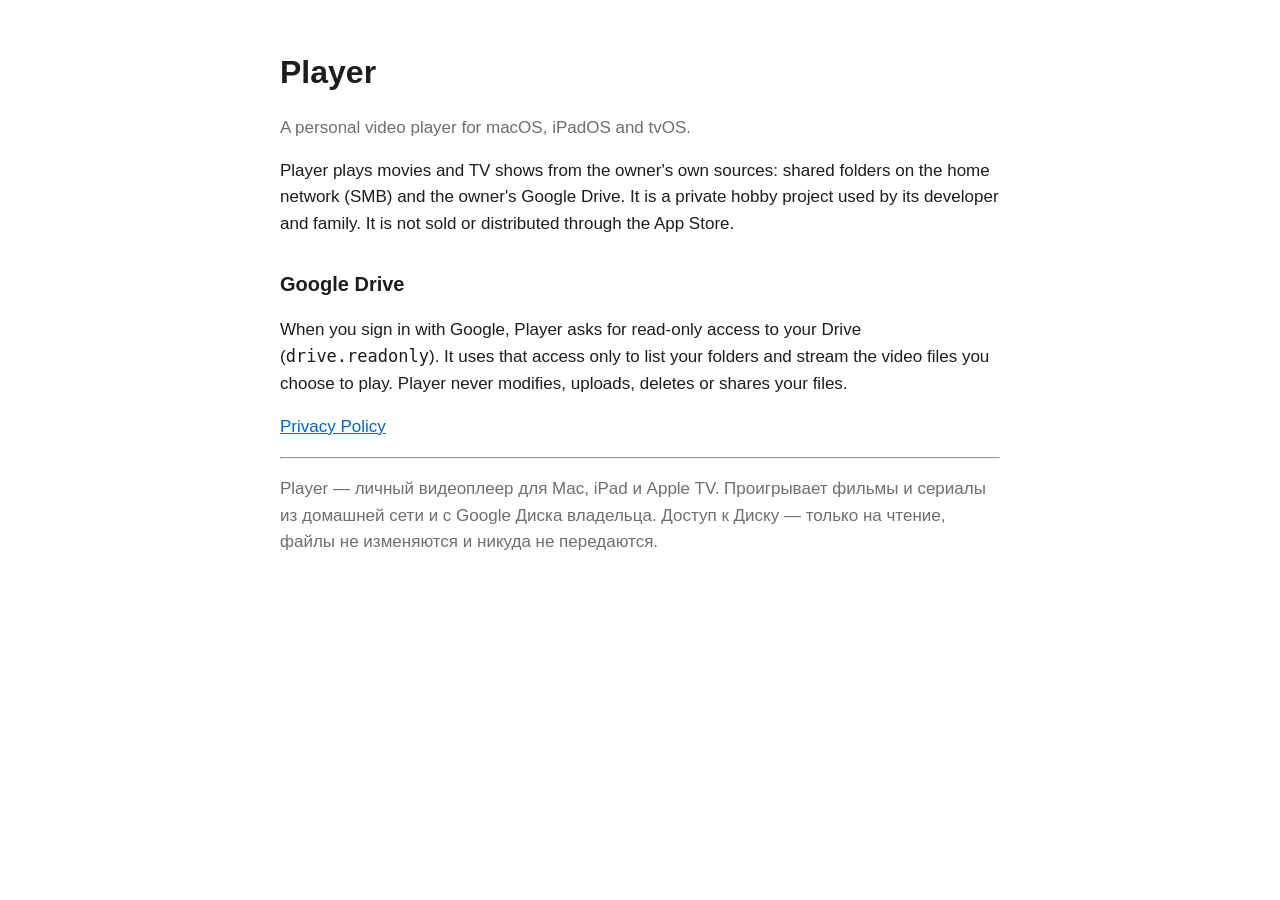
<file: index.html>
<!doctype html>
<html lang="en">
<head>
<meta charset="utf-8">
<meta name="viewport" content="width=device-width, initial-scale=1">
<title>Player</title>
<link rel="stylesheet" href="style.css">
</head>
<body>
<h1>Player</h1>
<p class="muted">A personal video player for macOS, iPadOS and tvOS.</p>

<p>Player plays movies and TV shows from the owner's own sources: shared folders on the home network (SMB)
and the owner's Google Drive. It is a private hobby project used by its developer and family.
It is not sold or distributed through the App Store.</p>

<h2>Google Drive</h2>
<p>When you sign in with Google, Player asks for read-only access to your Drive
(<code>drive.readonly</code>). It uses that access only to list your folders and stream the video
files you choose to play. Player never modifies, uploads, deletes or shares your files.</p>

<p><a href="privacy.html">Privacy Policy</a></p>

<hr>
<p class="muted" lang="ru">Player — личный видеоплеер для Mac, iPad и Apple TV. Проигрывает фильмы и сериалы из домашней сети
и с Google Диска владельца. Доступ к Диску — только на чтение, файлы не изменяются и никуда не передаются.</p>
</body>
</html>
</file>
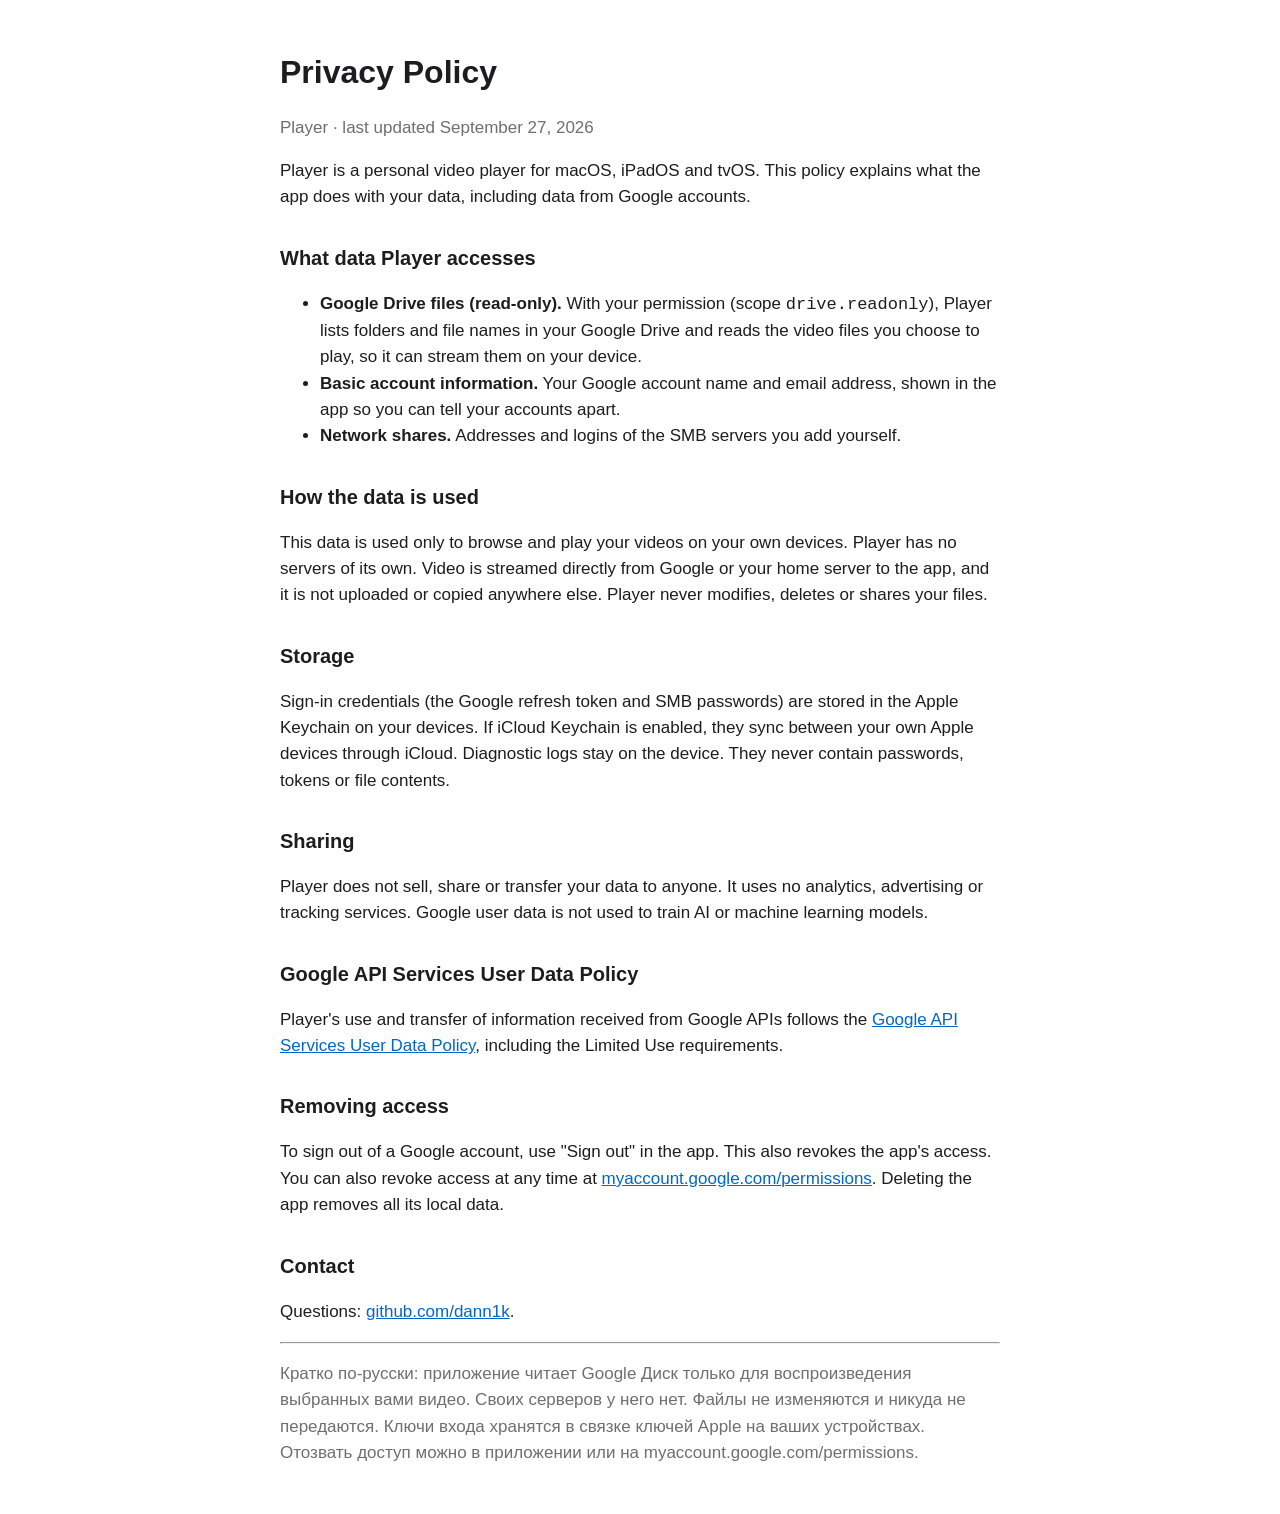
<file: privacy.html>
<!doctype html>
<html lang="en">
<head>
<meta charset="utf-8">
<meta name="viewport" content="width=device-width, initial-scale=1">
<title>Player — Privacy Policy</title>
<link rel="stylesheet" href="style.css">
</head>
<body>
<h1>Privacy Policy</h1>
<p class="muted">Player · last updated September 27, 2026</p>

<p>Player is a personal video player for macOS, iPadOS and tvOS. This policy explains what the app does
with your data, including data from Google accounts.</p>

<h2>What data Player accesses</h2>
<ul>
  <li><strong>Google Drive files (read-only).</strong> With your permission (scope <code>drive.readonly</code>), Player lists
  folders and file names in your Google Drive and reads the video files you choose to play, so it can stream them on your device.</li>
  <li><strong>Basic account information.</strong> Your Google account name and email address, shown in the app so you can tell
  your accounts apart.</li>
  <li><strong>Network shares.</strong> Addresses and logins of the SMB servers you add yourself.</li>
</ul>

<h2>How the data is used</h2>
<p>This data is used only to browse and play your videos on your own devices. Player has no servers of its own.
Video is streamed directly from Google or your home server to the app, and it is not uploaded or copied anywhere else.
Player never modifies, deletes or shares your files.</p>

<h2>Storage</h2>
<p>Sign-in credentials (the Google refresh token and SMB passwords) are stored in the Apple Keychain on your devices.
If iCloud Keychain is enabled, they sync between your own Apple devices through iCloud. Diagnostic logs stay on the device.
They never contain passwords, tokens or file contents.</p>

<h2>Sharing</h2>
<p>Player does not sell, share or transfer your data to anyone. It uses no analytics, advertising or tracking services.
Google user data is not used to train AI or machine learning models.</p>

<h2>Google API Services User Data Policy</h2>
<p>Player's use and transfer of information received from Google APIs follows the
<a href="https://developers.google.com/terms/api-services-user-data-policy">Google API Services User Data Policy</a>,
including the Limited Use requirements.</p>

<h2>Removing access</h2>
<p>To sign out of a Google account, use "Sign out" in the app. This also revokes the app's access. You can also revoke access at any time at
<a href="https://myaccount.google.com/permissions">myaccount.google.com/permissions</a>.
Deleting the app removes all its local data.</p>

<h2>Contact</h2>
<p>Questions: <a href="https://github.com/dann1k">github.com/dann1k</a>.</p>

<hr>
<p class="muted" lang="ru">Кратко по-русски: приложение читает Google Диск только для воспроизведения выбранных вами видео.
Своих серверов у него нет. Файлы не изменяются и никуда не передаются. Ключи входа хранятся в связке ключей Apple на ваших устройствах.
Отозвать доступ можно в приложении или на myaccount.google.com/permissions.</p>
</body>
</html>
</file>
<file: style.css>
body { font: 17px/1.55 -apple-system, BlinkMacSystemFont, "Segoe UI", sans-serif; max-width: 720px; margin: 48px auto; padding: 0 20px; color: #1d1d1f; background: #fff; }
h1 { font-size: 32px; margin-bottom: 4px; }
h2 { font-size: 20px; margin-top: 32px; }
.muted { color: #6e6e73; }
a { color: #0066cc; }
@media (prefers-color-scheme: dark) { body { color: #f5f5f7; background: #111; } .muted { color: #a1a1a6; } a { color: #4da3ff; } }
</file>
